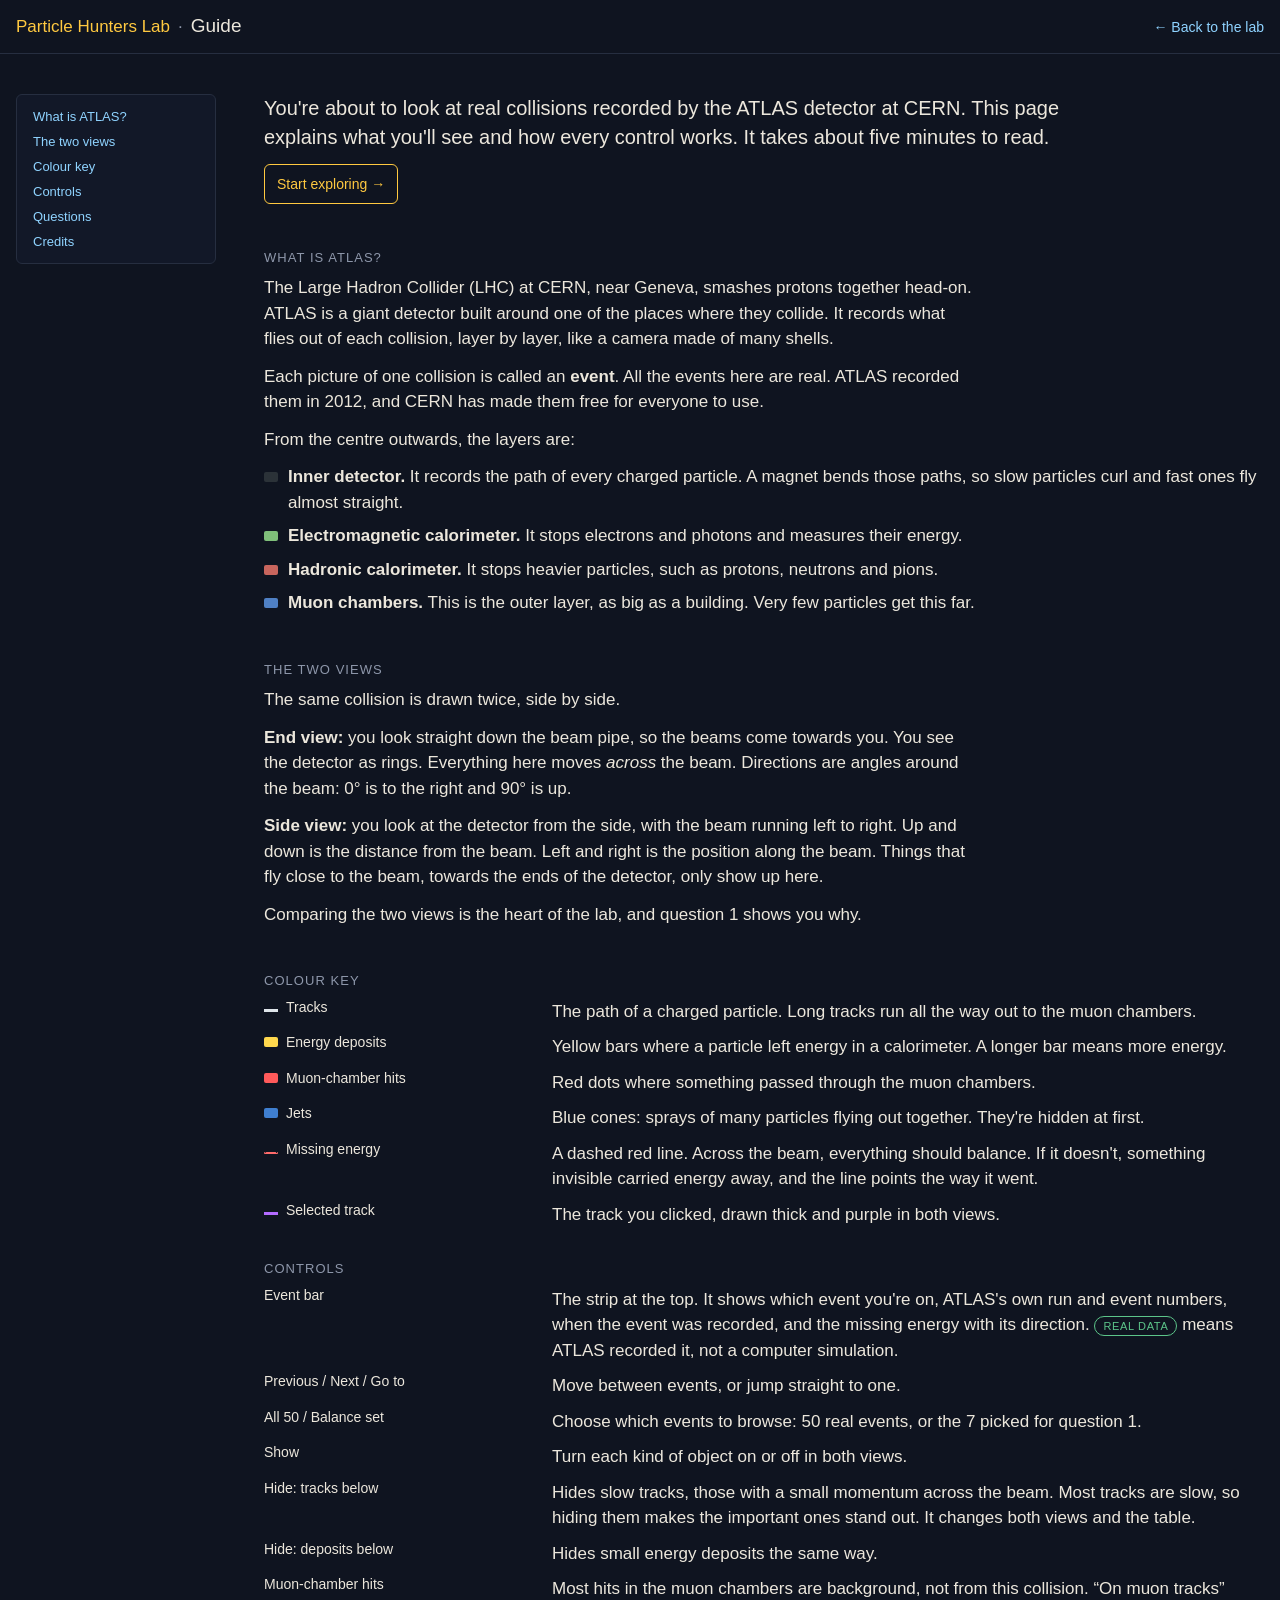
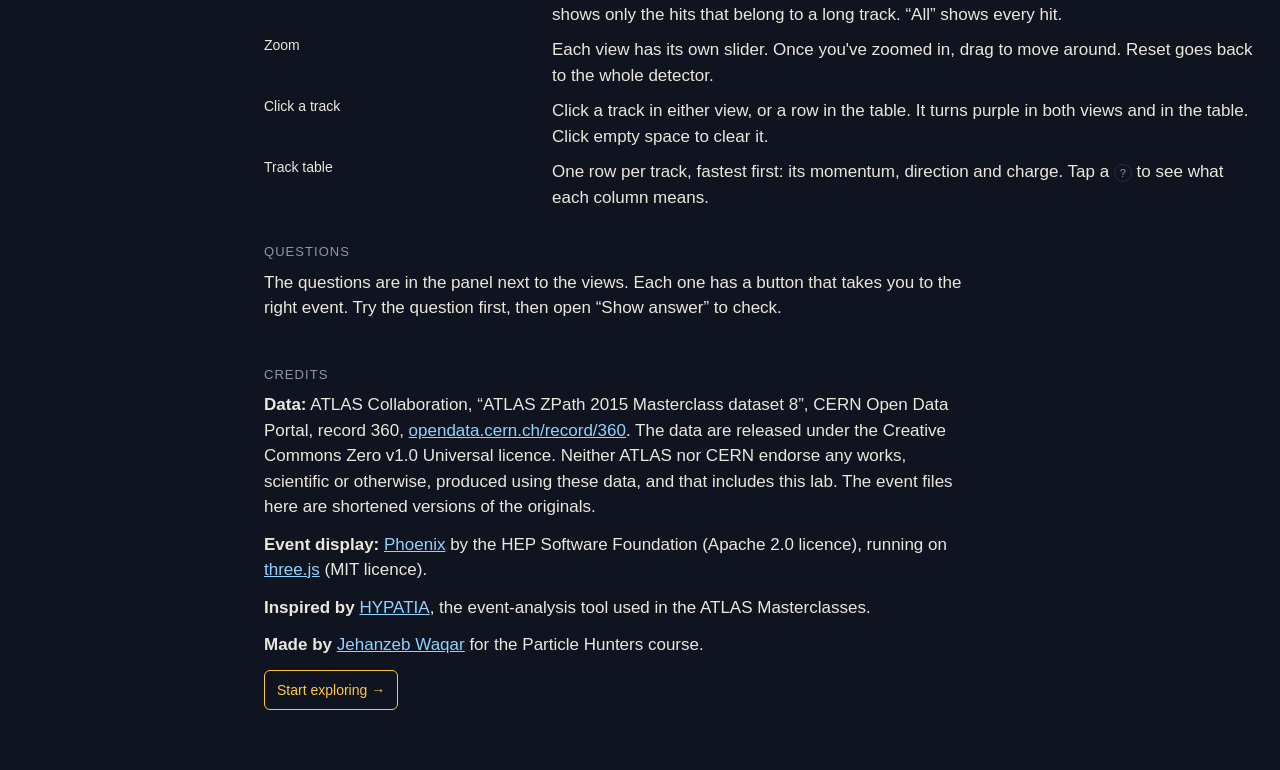
<file: help.html>
<!doctype html>
<html lang="en">
<head>
<meta charset="utf-8">
<meta name="viewport" content="width=device-width, initial-scale=1">
<title>Particle Hunters Lab · Guide</title>
<link rel="icon" type="image/png" sizes="64x64" href="icon-64.png">
<link rel="apple-touch-icon" href="icon-180.png">
<link rel="stylesheet" href="css/style.css?v=e3">
</head>
<body>

<header class="site-header">
  <a class="brand" href="https://jehanzebwaqar.com/">Particle Hunters Lab</a>
  <span class="sep" aria-hidden="true">·</span>
  <span class="exercise">Guide</span>
  <a class="head-link" href="./">← Back to the lab</a>
</header>

<main class="guide">
  <p class="lede">You're about to look at real collisions recorded by the ATLAS detector at CERN. This page explains what you'll see and how every control works. It takes about five minutes to read.</p>
  <p><a class="btn start" href="./">Start exploring →</a></p>

  <nav class="toc" aria-label="On this page">
    <a href="#atlas">What is ATLAS?</a>
    <a href="#views">The two views</a>
    <a href="#colours">Colour key</a>
    <a href="#controls">Controls</a>
    <a href="#questions">Questions</a>
    <a href="#credits">Credits</a>
  </nav>

  <section id="atlas">
    <h2>What is ATLAS?</h2>
    <p>The Large Hadron Collider (LHC) at CERN, near Geneva, smashes protons together head-on. ATLAS is a giant detector built around one of the places where they collide. It records what flies out of each collision, layer by layer, like a camera made of many shells.</p>
    <p>Each picture of one collision is called an <b>event</b>. All the events here are real. ATLAS recorded them in 2012, and CERN has made them free for everyone to use.</p>
    <p>From the centre outwards, the layers are:</p>
    <ul class="layers-list">
      <li><i class="sw" style="--c:#2b3238"></i><span><b>Inner detector.</b> It records the path of every charged particle. A magnet bends those paths, so slow particles curl and fast ones fly almost straight.</span></li>
      <li><i class="sw" style="--c:#7fbf7a"></i><span><b>Electromagnetic calorimeter.</b> It stops electrons and photons and measures their energy.</span></li>
      <li><i class="sw" style="--c:#c8655d"></i><span><b>Hadronic calorimeter.</b> It stops heavier particles, such as protons, neutrons and pions.</span></li>
      <li><i class="sw" style="--c:#4f80c4"></i><span><b>Muon chambers.</b> This is the outer layer, as big as a building. Very few particles get this far.</span></li>
    </ul>
  </section>

  <section id="views">
    <h2>The two views</h2>
    <p>The same collision is drawn twice, side by side.</p>
    <p><b>End view:</b> you look straight down the beam pipe, so the beams come towards you. You see the detector as rings. Everything here moves <i>across</i> the beam. Directions are angles around the beam: 0° is to the right and 90° is up.</p>
    <p><b>Side view:</b> you look at the detector from the side, with the beam running left to right. Up and down is the distance from the beam. Left and right is the position along the beam. Things that fly close to the beam, towards the ends of the detector, only show up here.</p>
    <p>Comparing the two views is the heart of the lab, and question 1 shows you why.</p>
  </section>

  <section id="colours">
    <h2>Colour key</h2>
    <dl class="key">
      <dt><i class="sw line" style="--c:#dfe5ea"></i>Tracks</dt>
      <dd>The path of a charged particle. Long tracks run all the way out to the muon chambers.</dd>
      <dt><i class="sw" style="--c:#ffd84d"></i>Energy deposits</dt>
      <dd>Yellow bars where a particle left energy in a calorimeter. A longer bar means more energy.</dd>
      <dt><i class="sw" style="--c:#ff5a5a"></i>Muon-chamber hits</dt>
      <dd>Red dots where something passed through the muon chambers.</dd>
      <dt><i class="sw" style="--c:#3f7fd0"></i>Jets</dt>
      <dd>Blue cones: sprays of many particles flying out together. They're hidden at first.</dd>
      <dt><i class="sw dash" style="--c:#ff6b6b"></i>Missing energy</dt>
      <dd>A dashed red line. Across the beam, everything should balance. If it doesn't, something invisible carried energy away, and the line points the way it went.</dd>
      <dt><i class="sw line" style="--c:#b36bff"></i>Selected track</dt>
      <dd>The track you clicked, drawn thick and purple in both views.</dd>
    </dl>
  </section>

  <section id="controls">
    <h2>Controls</h2>
    <dl class="key">
      <dt>Event bar</dt>
      <dd>The strip at the top. It shows which event you're on, ATLAS's own run and event numbers, when the event was recorded, and the missing energy with its direction. <span class="badge data">Real data</span> means ATLAS recorded it, not a computer simulation.</dd>
      <dt>Previous / Next / Go to</dt>
      <dd>Move between events, or jump straight to one.</dd>
      <dt>All 50 / Balance set</dt>
      <dd>Choose which events to browse: 50 real events, or the 7 picked for question 1.</dd>
      <dt>Show</dt>
      <dd>Turn each kind of object on or off in both views.</dd>
      <dt>Hide: tracks below</dt>
      <dd>Hides slow tracks, those with a small momentum across the beam. Most tracks are slow, so hiding them makes the important ones stand out. It changes both views and the table.</dd>
      <dt>Hide: deposits below</dt>
      <dd>Hides small energy deposits the same way.</dd>
      <dt>Muon-chamber hits</dt>
      <dd>Most hits in the muon chambers are background, not from this collision. “On muon tracks” shows only the hits that belong to a long track. “All” shows every hit.</dd>
      <dt>Zoom</dt>
      <dd>Each view has its own slider. Once you've zoomed in, drag to move around. Reset goes back to the whole detector.</dd>
      <dt>Click a track</dt>
      <dd>Click a track in either view, or a row in the table. It turns purple in both views and in the table. Click empty space to clear it.</dd>
      <dt>Track table</dt>
      <dd>One row per track, fastest first: its momentum, direction and charge. Tap a <span class="tip-demo">?</span> to see what each column means.</dd>
    </dl>
  </section>

  <section id="questions">
    <h2>Questions</h2>
    <p>The questions are in the panel next to the views. Each one has a button that takes you to the right event. Try the question first, then open “Show answer” to check.</p>
  </section>

  <section id="credits">
    <h2>Credits</h2>
    <p><b>Data:</b> ATLAS Collaboration, “ATLAS ZPath 2015 Masterclass dataset 8”, CERN Open Data Portal, record 360, <a href="https://opendata.cern.ch/record/360">opendata.cern.ch/record/360</a>. The data are released under the Creative Commons Zero v1.0 Universal licence. Neither ATLAS nor CERN endorse any works, scientific or otherwise, produced using these data, and that includes this lab. The event files here are shortened versions of the originals.</p>
    <p><b>Event display:</b> <a href="https://hepsoftwarefoundation.org/phoenix/">Phoenix</a> by the HEP Software Foundation (Apache 2.0 licence), running on <a href="https://threejs.org/">three.js</a> (MIT licence).</p>
    <p><b>Inspired by</b> <a href="https://hypatia.iasa.gr/en/help.html">HYPATIA</a>, the event-analysis tool used in the ATLAS Masterclasses.</p>
    <p><b>Made by</b> <a href="https://jehanzebwaqar.com/">Jehanzeb Waqar</a> for the Particle Hunters course.</p>
  </section>

  <p><a class="btn start" href="./">Start exploring →</a></p>
</main>

</body>
</html>
</file>
<file: css/style.css>
/* Particle Hunters Lab — colours and fonts match jehanzebwaqar.com */
:root {
  --ink: #0F1420;        /* page background */
  --ink-2: #121828;      /* panels */
  --line: #262E40;       /* borders */
  --text: #ECE7DC;       /* main text (site's --paper) */
  --text-mute: #8E97AA;
  --gold: #FFC940;       /* site's --neon-gold */
  --blue: #8FD3FF;       /* site's --neon-blue */
  /* Apple's system font (SF Pro) on Apple devices; Segoe UI on Windows, Roboto on Android. Nothing to download. */
  --sans: -apple-system, BlinkMacSystemFont, 'Segoe UI', Roboto, 'Helvetica Neue', Arial, sans-serif;
  --serif: var(--sans);
  --mono: var(--sans);
  --gap: 12px;
}

* { box-sizing: border-box; }

html, body { margin: 0; }

body {
  background: var(--ink);
  color: var(--text);
  font-family: var(--serif);
  font-size: 17px;
  line-height: 1.5;
}

h2 {
  margin: 0 0 8px;
  font-family: var(--mono);
  font-size: 13px;
  font-weight: 500;
  letter-spacing: 0.08em;
  text-transform: uppercase;
  color: var(--text-mute);
}

/* ---------- header ---------- */
.site-header {
  display: flex;
  align-items: baseline;
  flex-wrap: wrap;
  gap: 8px;
  padding: 12px 16px;
  border-bottom: 1px solid var(--line);
}
.brand {
  font-family: var(--mono);
  font-weight: 500;
  color: var(--gold);
  text-decoration: none;
}
.brand:hover { text-decoration: underline; }
.sep { color: var(--text-mute); }
.exercise { font-size: 19px; }

/* ---------- layout ---------- */
/* Phone first: everything stacks. */
.lab {
  display: grid;
  gap: var(--gap);
  padding: var(--gap) 16px;
  grid-template-columns: 1fr;
  grid-template-areas:
    "bar"
    "display"
    "info"
    "objects";
}

.event-bar  { grid-area: bar; }
.display    { grid-area: display; }
.event-info { grid-area: info; }
.objects    { grid-area: objects; }

.display,
.event-info,
.objects {
  background: var(--ink-2);
  border: 1px solid var(--line);
  border-radius: 6px;
  padding: var(--gap);
  min-width: 0;
}

.display {
  display: grid;
  grid-template-columns: 1fr;
  gap: var(--gap);
  padding: 0;
  border: 0;
  background: none;
}
.view {
  margin: 0;
  min-width: 0;
  display: grid;
  grid-template-rows: auto 1fr;
  background: #000;      /* event displays sit on black */
  border: 1px solid var(--line);
  border-radius: 6px;
  overflow: hidden;
}
.view figcaption {
  padding: 6px 10px;
  font-family: var(--mono);
  font-size: 13px;
  border-bottom: 1px solid var(--line);
  background: var(--ink-2);
}
.view figcaption { display: flex; flex-wrap: wrap; align-items: center; justify-content: space-between; gap: 4px 12px; }
.view figcaption .title span { color: var(--text-mute); margin-left: 6px; }
/* D5 zoom controls */
.zoom { display: inline-flex; align-items: center; gap: 8px; color: var(--text-mute); }
.zoom input[type=range] { width: 110px; accent-color: var(--gold); }
.zoom output { min-width: 4.5ch; color: var(--text); font-variant-numeric: tabular-nums; }
.btn-sm { min-height: 28px; padding: 2px 8px; font-size: 12px; }
.stage { position: relative; height: clamp(280px, 80vw, 480px); }
.stage canvas { position: absolute; inset: 0; width: 100%; height: 100%; display: block; }

.objects { min-height: 160px; }

/* Laptop and wider: 3D area + side panel on top, table across the bottom. */
@media (min-width: 900px) {
  .lab {
    grid-template-columns: 1fr 300px;
    grid-template-areas:
      "bar bar"
      "display info"
      "objects objects";
  }
  .display { grid-template-columns: 1fr 1fr; }
  .stage { height: max(380px, calc(100vh - 390px)); }
  .objects { height: 240px; }
  .table-wrap { max-height: 186px; }
  /* E1: the side panel scrolls on its own, so the questions never make the views row taller. */
  .event-info { height: 0; min-height: 100%; overflow-y: auto; }
}

/* ---------- layer switches and colour key ---------- */
.layers, .legend { grid-column: 1 / -1; display: flex; flex-wrap: wrap; align-items: center; }
.layers {
  gap: 8px 18px;
  padding: 10px 12px;
  background: var(--ink-2);
  border: 1px solid var(--line);
  border-radius: 6px;
  font-family: var(--mono);
  font-size: 14px;
}
/* D6 cuts row */
.cuts {
  grid-column: 1 / -1; display: flex; flex-wrap: wrap; align-items: center; gap: 8px 22px;
  padding: 10px 12px; background: var(--ink-2); border: 1px solid var(--line); border-radius: 6px;
  font: 14px var(--mono);
}
.cut { display: inline-flex; flex-wrap: wrap; align-items: center; gap: 6px 8px; }
.cut input[type=range] { width: 110px; accent-color: var(--gold); }
.cut output { min-width: 8ch; font-variant-numeric: tabular-nums; }
.cut .radio { display: inline-flex; align-items: center; gap: 4px; cursor: pointer; }
.cut .radio input { accent-color: var(--gold); margin: 0; }
.cut .tip { margin-left: 0; }
.lbl { font-family: var(--mono); font-size: 12px; letter-spacing: 0.08em; text-transform: uppercase; color: var(--text-mute); }
.switch { display: inline-flex; align-items: center; gap: 8px; cursor: pointer; user-select: none; min-height: 32px; }
.switch input { width: 18px; height: 18px; margin: 0; accent-color: var(--gold); }
.legend { gap: 6px 18px; padding: 0 4px; font-family: var(--mono); font-size: 12px; color: var(--text-mute); }
.legend span { display: inline-flex; align-items: center; gap: 6px; }
.sw { display: inline-block; width: 14px; height: 10px; border-radius: 2px; background: var(--c); }
.sw.line { height: 3px; border-radius: 0; }
.sw.dash { height: 0; background: none; border-top: 2px dashed var(--c); }
:focus-visible { outline: 2px solid var(--gold); outline-offset: 2px; }

/* ---------- event browser ---------- */
.nav { display: flex; gap: 8px; flex-wrap: wrap; }
.btn {
  font: 500 14px var(--mono);
  color: var(--text);
  background: var(--ink);
  border: 1px solid var(--line);
  border-radius: 6px;
  padding: 8px 12px;
  min-height: 40px;
  cursor: pointer;
}
.btn:hover:not(:disabled) { border-color: var(--text-mute); }
.btn:disabled { opacity: 0.45; cursor: default; }
.pick { display: flex; align-items: center; gap: 8px; margin-top: 8px; font: 13px var(--mono); color: var(--text-mute); }
.pick select { padding-right: 8px; }
.counter { margin: 10px 0 4px; font-family: var(--mono); font-size: 15px; }

/* ---------- D3 object table ---------- */
.obj-count { text-transform: none; letter-spacing: 0; margin-left: 6px; font-weight: 400; }
.table-wrap { max-height: 320px; overflow: auto; border: 1px solid var(--line); border-radius: 6px; }
.obj-table { width: 100%; border-collapse: collapse; font: 13px var(--mono); font-variant-numeric: tabular-nums; }
.obj-table th, .obj-table td { padding: 4px 10px; text-align: right; white-space: nowrap; }
.obj-table th { position: sticky; top: 0; z-index: 1; background: var(--ink); border-bottom: 1px solid var(--line); vertical-align: bottom; font-weight: 500; }
.obj-table th .sym { font: italic 500 16px var(--serif); }
.obj-table th .sym sub { font-size: 11px; font-style: normal; vertical-align: -0.3em; line-height: 0; }
.obj-table th .cap { display: block; font-size: 11px; font-weight: 400; color: var(--text-mute); }
.obj-table td.num, .obj-table th.num { color: var(--text-mute); }
.obj-table tbody tr:nth-child(even) { background: rgba(255, 255, 255, 0.025); }
.obj-table tbody tr:hover { cursor: pointer; background: rgba(255, 201, 64, 0.08); }
.obj-table tbody tr.selected { background: rgba(179, 107, 255, 0.22); box-shadow: inset 3px 0 0 #b36bff; }
.obj-table tbody tr.selected td { color: #fff; }
.tip {
  margin-left: 4px; width: 18px; height: 18px; padding: 0; vertical-align: 2px;
  font: 500 11px var(--mono); line-height: 16px; color: var(--text-mute);
  background: none; border: 1px solid var(--line); border-radius: 50%; cursor: help;
}
.tip:hover, .tip:focus-visible { color: var(--gold); border-color: var(--gold); }
.tip-box {
  position: fixed; z-index: 10; margin: 0; padding: 8px 10px;
  font: 14px/1.4 var(--serif); color: var(--text);
  background: var(--ink); border: 1px solid var(--gold); border-radius: 6px;
  box-shadow: 0 6px 20px rgba(0, 0, 0, 0.5);
}

/* ---------- D2 event header bar ---------- */
.event-bar {
  display: flex; flex-wrap: wrap; align-items: center; gap: 6px 20px;
  padding: 8px 12px;
  background: var(--ink-2); border: 1px solid var(--line); border-radius: 6px;
  font: 14px var(--mono);
}
.eb-item { display: inline-flex; align-items: center; gap: 6px; white-space: nowrap; }
.eb-main { color: var(--gold); font-weight: 500; }
.eb-k { color: var(--text-mute); }
.eb-k[title], #eb-dir[title] { text-decoration: underline dotted var(--text-mute); text-underline-offset: 3px; cursor: help; }
.eb-arrow { flex: none; transition: transform 0.2s; }
.eb-arrow circle { fill: none; stroke: var(--line); }
.eb-arrow path { fill: none; stroke: #ff6b6b; stroke-width: 2; stroke-linecap: round; stroke-linejoin: round; }
.eb-met.none .eb-arrow { visibility: hidden; }
.badge { font: 500 11px var(--mono); letter-spacing: 0.06em; text-transform: uppercase; padding: 3px 8px; border-radius: 999px; border: 1px solid var(--gold); color: var(--gold); }
.badge.data { border-color: #5cc489; color: #5cc489; }

/* ---------- status list ---------- */
.status-head { margin-top: 20px; }
.status {
  list-style: none;
  margin: 0;
  padding: 0;
  display: grid;
  gap: 4px;
  font: 12px/1.45 var(--mono);
  color: var(--text-mute);
}
.status li { display: grid; grid-template-columns: 10px 1fr; gap: 8px; align-items: baseline; overflow-wrap: anywhere; }
.status li::before { content: ""; width: 8px; height: 8px; border-radius: 50%; background: #5cc489; }
.status li.warn::before { background: var(--gold); }
.status li.bad { color: #ef6a6a; }
.status li.bad::before { background: #ef6a6a; }

/* ---------- placeholders (A3 only) ---------- */
.placeholder {
  margin: 0;
  font-family: var(--mono);
  font-size: 14px;
  color: var(--text-mute);
}

/* ---------- E1 set switch and questions ---------- */
.set-switch { display: flex; flex-wrap: wrap; align-items: center; gap: 4px 14px; margin-bottom: 10px; font: 13px var(--mono); }
.set-switch .radio { display: inline-flex; align-items: center; gap: 4px; cursor: pointer; }
.set-switch .radio input { accent-color: var(--gold); margin: 0; }
.questions-head { margin-top: 18px; }
.questions { margin: 0; padding: 0 0 0 1.4em; display: grid; gap: 14px; font-size: 15px; line-height: 1.45; }
.questions li::marker { font: 500 13px var(--mono); color: var(--gold); }
.q p { margin: 0 0 6px; }
.q .how { color: var(--text-mute); font-size: 14px; }
.q .go { margin: 2px 0 6px; }
.q details { border-left: 2px solid var(--line); padding-left: 10px; }
.q summary { cursor: pointer; font: 500 13px var(--mono); color: var(--gold); min-height: 28px; display: flex; align-items: center; }
.q details[open] summary { color: var(--text-mute); }
.q details p { font-size: 14px; }

/* ---------- E2 guide link, intro line, guide page ---------- */
.head-link { margin-left: auto; font: 500 14px var(--mono); color: var(--blue); text-decoration: none; }
.head-link:hover { text-decoration: underline; }
.intro { margin: 0; padding: 10px 16px 0; font-size: 15px; color: var(--text-mute); }
.intro a, .guide a:not(.btn) { color: var(--blue); }
.guide { max-width: 1200px; margin: 0 auto; padding: 16px 16px 48px; }
.guide p { max-width: 75ch; }
.guide section { margin-top: 32px; scroll-margin-top: 16px; }
.guide p { margin: 0 0 12px; }
.guide .lede { font-size: 20px; line-height: 1.45; margin-top: 8px; }
.guide .start { display: inline-flex; align-items: center; text-decoration: none; border-color: var(--gold); color: var(--gold); }
.toc { display: flex; flex-wrap: wrap; gap: 6px 16px; margin-top: 20px; padding: 10px 12px; border: 1px solid var(--line); border-radius: 6px; background: var(--ink-2); font: 13px var(--mono); }
.toc a { color: var(--text); text-decoration: none; }
.toc a:hover { color: var(--gold); }
.layers-list { margin: 0 0 12px; padding: 0; list-style: none; display: grid; gap: 8px; }
.layers-list li { display: grid; grid-template-columns: 14px 1fr; gap: 10px; align-items: baseline; }
.key { margin: 0; display: grid; grid-template-columns: minmax(0, 13em) 1fr; gap: 10px 16px; }
.key dt { font: 500 14px var(--mono); display: flex; align-items: baseline; gap: 8px; }
.key dt .sw { flex: none; }
.key dd { margin: 0; }
.tip-demo { display: inline-block; width: 18px; height: 18px; font: 500 11px/16px var(--mono); text-align: center; color: var(--text-mute); border: 1px solid var(--line); border-radius: 50%; }
/* Laptop and wider: contents list down the left, sticky; the text fills the rest. */
@media (min-width: 900px) {
  .guide { display: grid; grid-template-columns: 200px minmax(0, 1fr); column-gap: 48px; max-width: none; margin: 0; padding: 32px 16px 48px; }
  .guide > * { grid-column: 2; }
  .guide > .toc { grid-column: 1; grid-row: 1 / span 20; align-self: start; position: sticky; top: 24px;
    flex-direction: column; margin-top: 8px; padding: 14px 16px; gap: 10px; }
  .key { grid-template-columns: minmax(0, 16em) 1fr; }
}
@media (max-width: 560px) {
  .key { grid-template-columns: 1fr; gap: 2px; }
  .key dd { margin-bottom: 10px; }
}

/* ---------- E3 loading note in each view ---------- */
.stage-note { position: absolute; inset: 0; margin: 0; display: grid; place-items: center; padding: 16px; text-align: center; font-size: 15px; color: var(--text-mute); pointer-events: none; }
</file>
